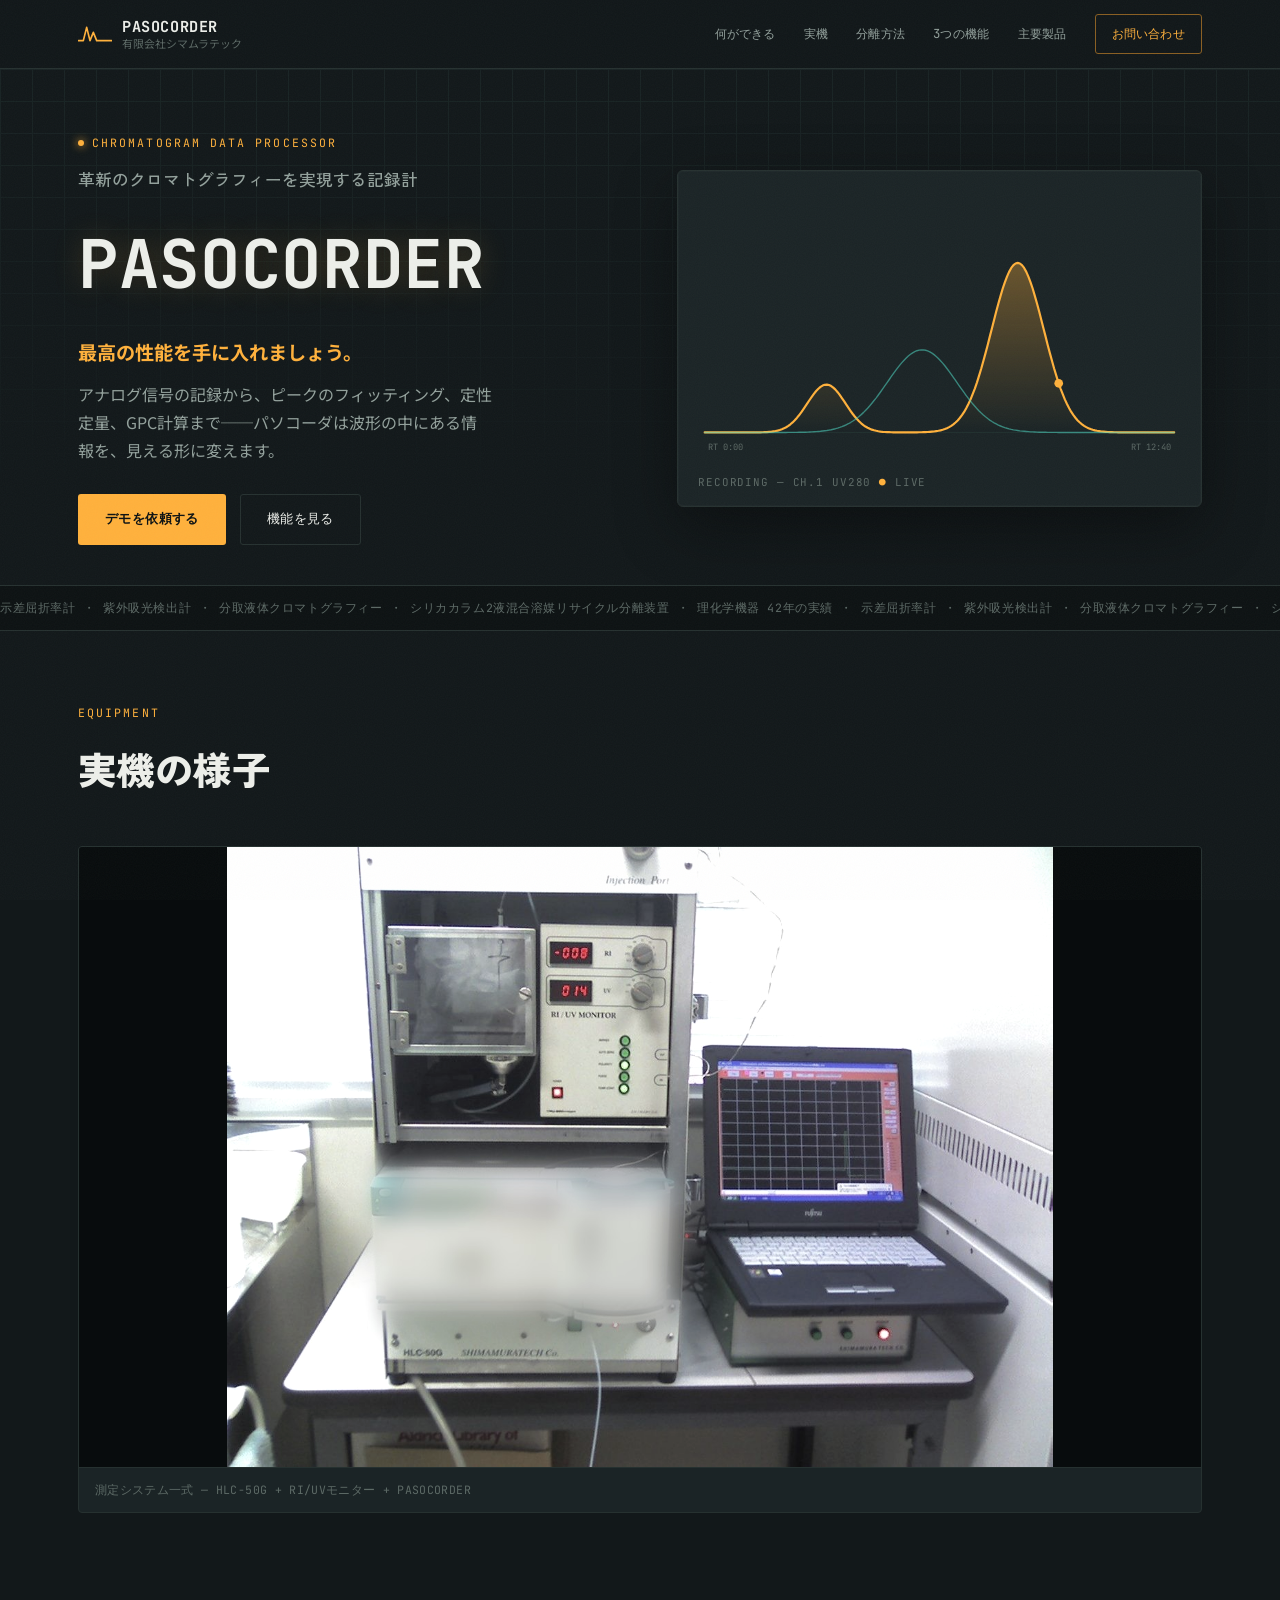
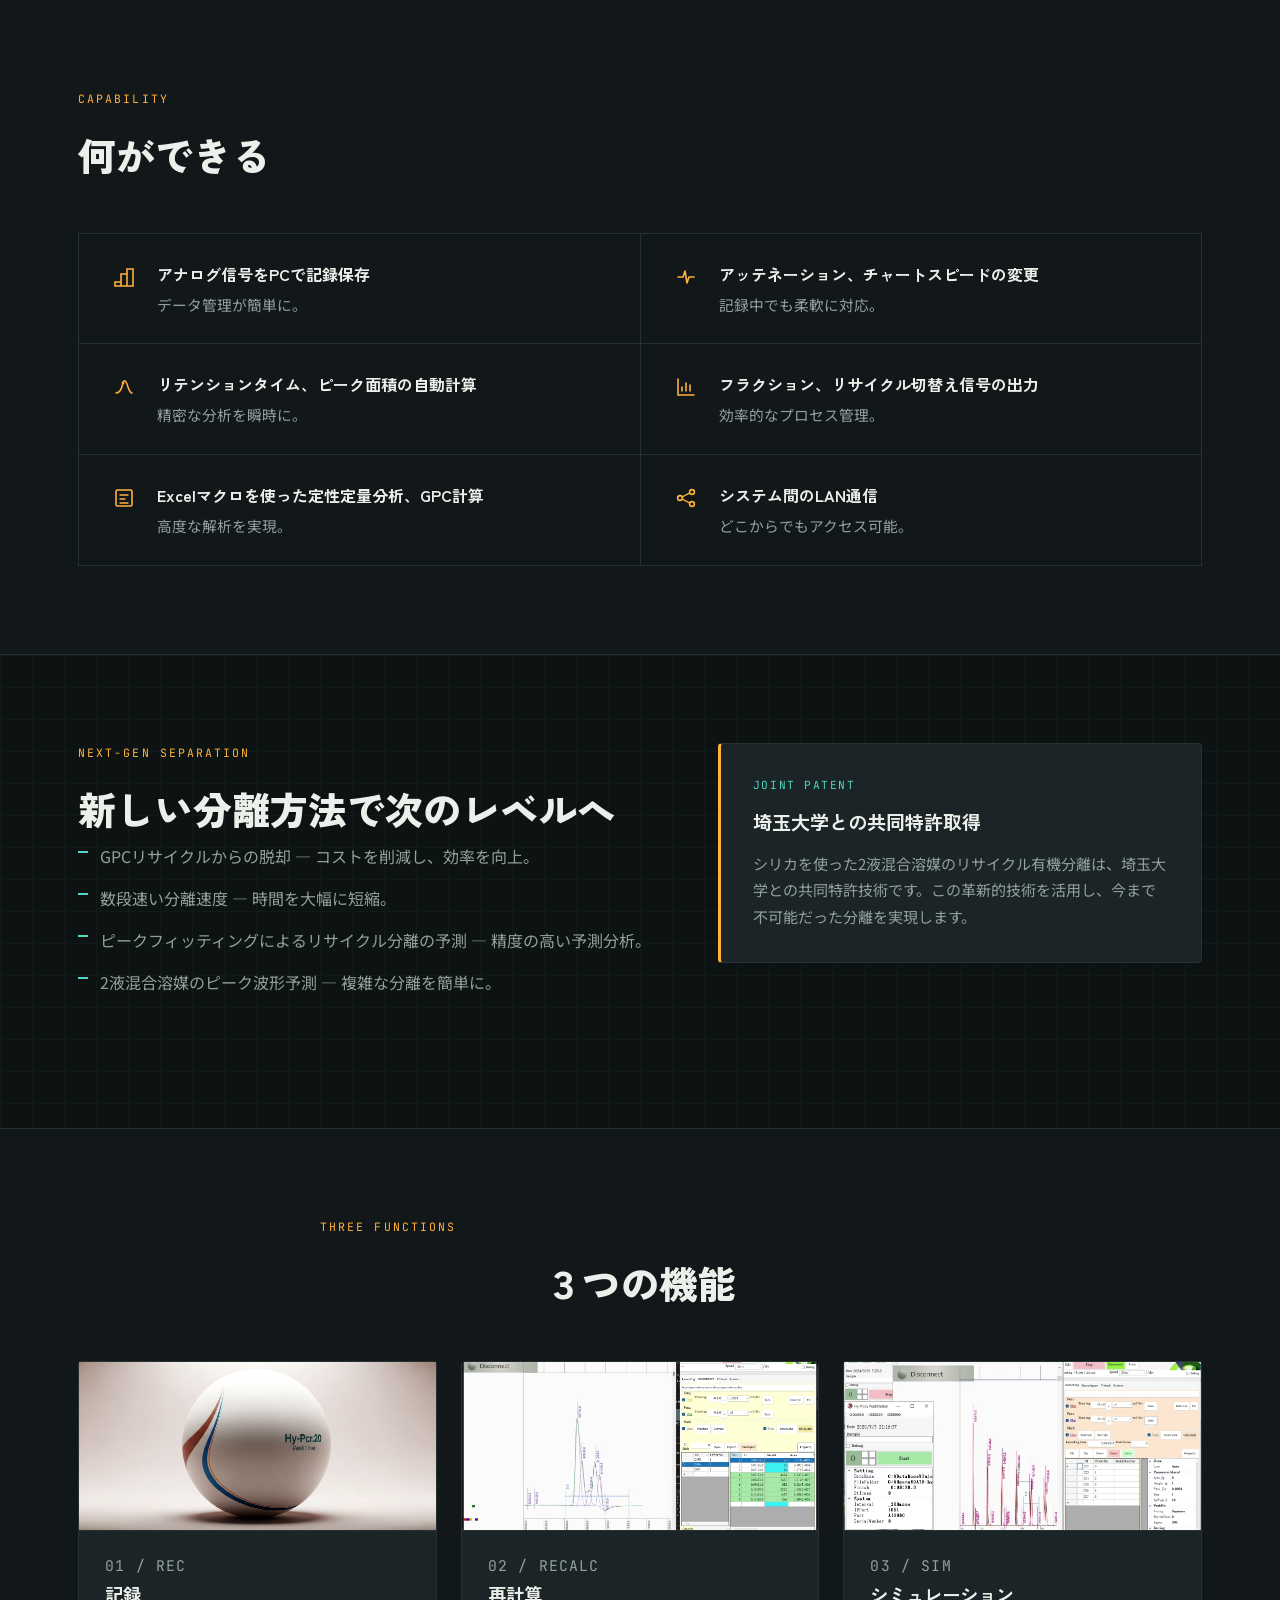
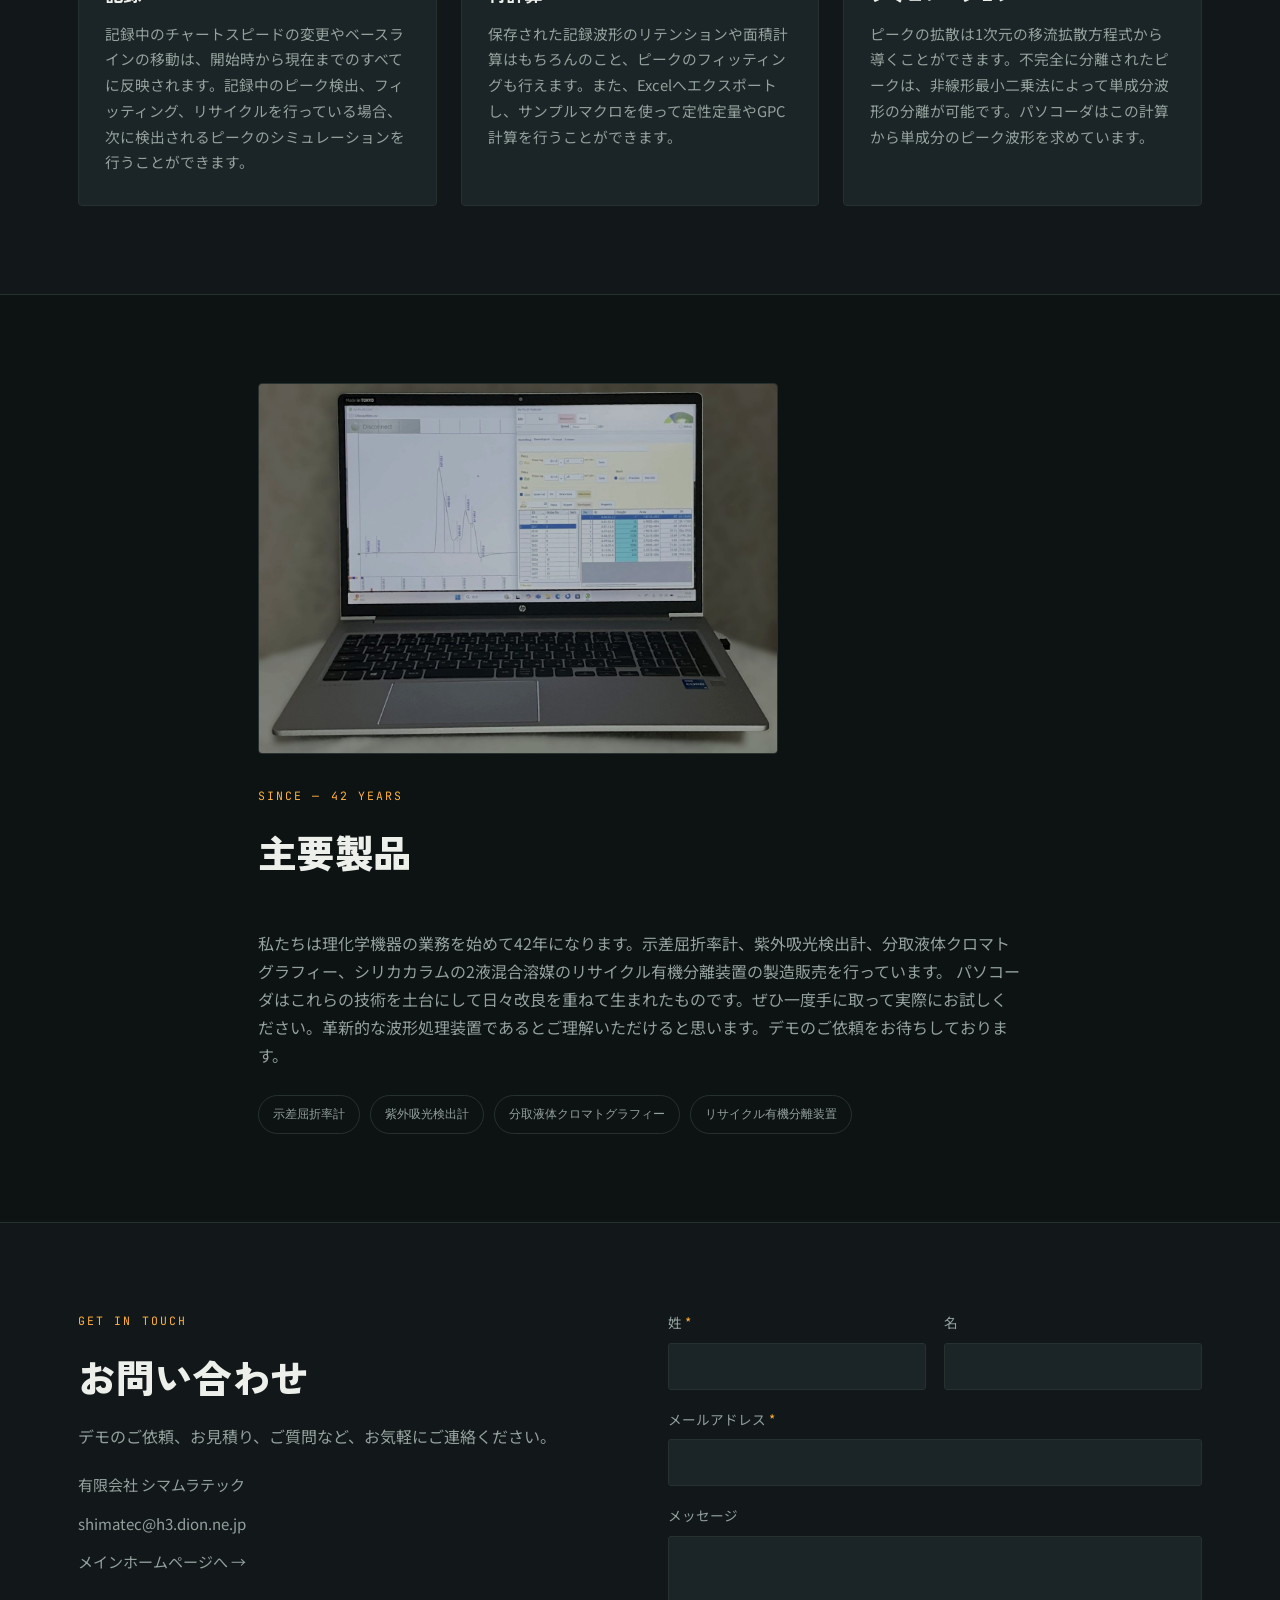
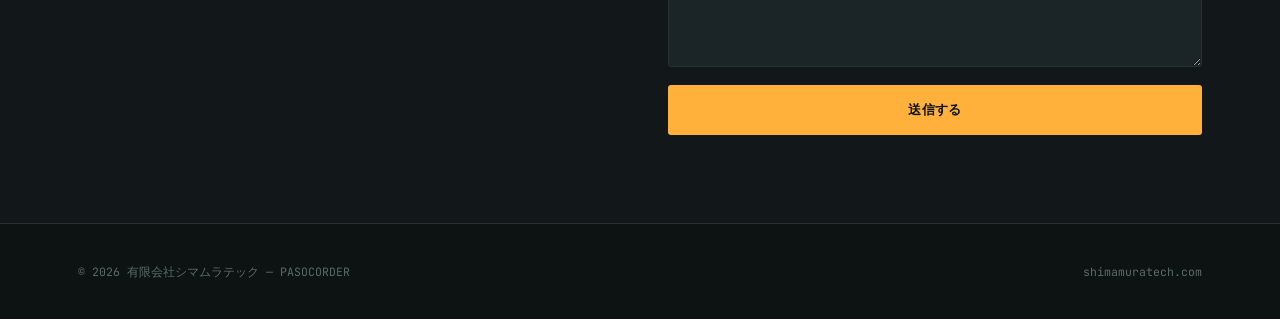
<file: index.html>
<!DOCTYPE html>
<html lang="ja">
<head>
<meta charset="UTF-8">
<meta name="viewport" content="width=device-width, initial-scale=1.0">
<title>PASOCORDER | 液体クロマトグラフィー波形処理装置</title>
<meta name="description" content="液体クロマトグラフィー波形処理装置 PASOCORDER。革新的なデータ解析、ピークのフィッティング、定性定量、GPC・2液混合溶媒のシミュレーション解析。有限会社シマムラテック">
<link rel="preconnect" href="https://fonts.googleapis.com">
<link rel="preconnect" href="https://fonts.gstatic.com" crossorigin>
<link href="https://fonts.googleapis.com/css2?family=JetBrains+Mono:wght@400;500;700&family=Zen+Kaku+Gothic+New:wght@500;700;900&family=Noto+Sans+JP:wght@300;400;500;700&display=swap" rel="stylesheet">
<link rel="stylesheet" href="style.css">
<script type="application/ld+json">
{
  "@context": "https://schema.org",
  "@graph": [
    {
      "@type": "Organization",
      "@id": "https://www.shimamuratech.com/#organization",
      "name": "有限会社シマムラテック",
      "url": "https://www.shimamuratech.com/",
      "email": "shimatec@h3.dion.ne.jp",
      "description": "理化学機器の製造販売を42年手がける企業。示差屈折率計、紫外吸光検出計、分取液体クロマトグラフィー、シリカカラムの2液混合溶媒リサイクル有機分離装置を製造。",
      "sameAs": ["https://hiroshiyama01.github.io/pasocorder-site/"]
    },
    {
      "@type": "Product",
      "@id": "https://hiroshiyama01.github.io/pasocorder-site/#product",
      "name": "PASOCORDER",
      "description": "液体クロマトグラフィー波形処理装置。アナログ信号のPC記録、アッテネーション・チャートスピード変更、リテンションタイム・ピーク面積の自動計算、フラクション/リサイクル切替え信号出力、Excelマクロによる定性定量分析・GPC計算、システム間LAN通信に対応。",
      "image": "https://hiroshiyama01.github.io/pasocorder-site/images/img2693.jpg",
      "url": "https://hiroshiyama01.github.io/pasocorder-site/",
      "category": "液体クロマトグラフィー機器",
      "brand": { "@type": "Brand", "name": "シマムラテック" },
      "manufacturer": { "@id": "https://www.shimamuratech.com/#organization" },
"offers": {
    "@type": "Offer",
    "price": "400000",
    "priceCurrency": "JPY",
    "availability": "https://schema.org/InStock",
    "seller": {
      "@type": "Organization",
      "name": "有限会社シマムラテック",
      "url": "https://www.shimamuratech.com/"
    },
    "deliveryLeadTime": "P3M",
    "url": "https://hiroshiyama01.github.io/pasocorder-site/"
  },
      "additionalProperty": [
        { "@type": "PropertyValue", "name": "共同特許", "value": "埼玉大学とのシリカ2液混合溶媒リサイクル有機分離に関する共同特許技術" },
        { "@type": "PropertyValue", "name": "実績年数", "value": "理化学機器製造販売42年" }
      ]
    }
  ]
}
</script>
</head>
<body>

<div class="grain"></div>

<header class="site-header">
  <div class="wrap header-inner">
    <a href="#top" class="brand">
      <span class="brand-mark" aria-hidden="true">
        <svg viewBox="0 0 40 24" width="34" height="20">
          <polyline points="0,20 6,20 10,4 14,20 18,10 22,20 40,20" fill="none" stroke="currentColor" stroke-width="2" stroke-linecap="round" stroke-linejoin="round"/>
        </svg>
      </span>
      <span class="brand-text">
        <strong>PASOCORDER</strong>
        <em>有限会社シマムラテック</em>
      </span>
    </a>
    <nav class="site-nav">
      <a href="#capability">何ができる</a>
      <a href="#gallery">実機</a>
      <a href="#separation">分離方法</a>
      <a href="#functions">3つの機能</a>
      <a href="#products">主要製品</a>
      <a href="#contact" class="nav-cta">お問い合わせ</a>
    </nav>
  </div>
</header>

<main id="top">

  <!-- HERO -->
  <section class="hero">
    <div class="chart-grid" aria-hidden="true"></div>
    <div class="wrap hero-inner">
      <div class="hero-copy">
        <p class="eyebrow"><span class="dot"></span>CHROMATOGRAM DATA PROCESSOR</p>
        <h3 class="hero-kicker">革新のクロマトグラフィーを実現する記録計</h3>
        <h1 class="hero-title">PASOCORDER</h1>
        <p class="hero-lead">最高の性能を手に入れましょう。</p>
        <p class="hero-sub">アナログ信号の記録から、ピークのフィッティング、定性定量、GPC計算まで──パソコーダは波形の中にある情報を、見える形に変えます。</p>
        <div class="hero-actions">
          <a href="#contact" class="btn btn-primary">デモを依頼する</a>
          <a href="#functions" class="btn btn-ghost">機能を見る</a>
        </div>
      </div>
      <div class="hero-scope" aria-hidden="true">
        <svg id="traceSvg" viewBox="0 0 560 320" class="trace-svg">
          <defs>
            <linearGradient id="fillGrad" x1="0" y1="0" x2="0" y2="1">
              <stop offset="0%" stop-color="var(--amber)" stop-opacity="0.35"/>
              <stop offset="100%" stop-color="var(--amber)" stop-opacity="0"/>
            </linearGradient>
          </defs>
          <!-- baseline -->
          <line x1="10" y1="280" x2="550" y2="280" stroke="var(--grid-line)" stroke-width="1"/>
          <!-- fill under curve -->
          <path class="trace-fill" d="M10.0,280.0 L12.5,280.0 L14.9,280.0 L17.4,280.0 L19.9,280.0 L22.3,280.0 L24.8,280.0 L27.3,280.0 L29.7,280.0 L32.2,280.0 L34.7,280.0 L37.1,280.0 L39.6,280.0 L42.1,280.0 L44.5,280.0 L47.0,280.0 L49.5,280.0 L51.9,280.0 L54.4,280.0 L56.8,280.0 L59.3,280.0 L61.8,280.0 L64.2,280.0 L66.7,280.0 L69.2,279.9 L71.6,279.9 L74.1,279.9 L76.6,279.8 L79.0,279.7 L81.5,279.6 L84.0,279.4 L86.4,279.2 L88.9,278.8 L91.4,278.4 L93.8,277.9 L96.3,277.2 L98.8,276.3 L101.2,275.3 L103.7,274.0 L106.2,272.4 L108.6,270.6 L111.1,268.5 L113.6,266.0 L116.0,263.3 L118.5,260.3 L121.0,257.0 L123.4,253.5 L125.9,249.8 L128.4,246.1 L130.8,242.4 L133.3,238.8 L135.8,235.4 L138.2,232.3 L140.7,229.7 L143.2,227.6 L145.6,226.1 L148.1,225.2 L150.5,225.0 L153.0,225.5 L155.5,226.7 L157.9,228.5 L160.4,230.8 L162.9,233.7 L165.3,236.9 L167.8,240.4 L170.3,244.0 L172.7,247.8 L175.2,251.5 L177.7,255.1 L180.1,258.5 L182.6,261.7 L185.1,264.6 L187.5,267.2 L190.0,269.5 L192.5,271.5 L194.9,273.2 L197.4,274.6 L199.9,275.8 L202.3,276.8 L204.8,277.5 L207.3,278.1 L209.7,278.6 L212.2,279.0 L214.7,279.3 L217.1,279.5 L219.6,279.6 L222.1,279.7 L224.5,279.8 L227.0,279.9 L229.5,279.9 L231.9,279.9 L234.4,280.0 L236.8,280.0 L239.3,280.0 L241.8,280.0 L244.2,280.0 L246.7,280.0 L249.2,279.9 L251.6,279.9 L254.1,279.9 L256.6,279.8 L259.0,279.8 L261.5,279.7 L264.0,279.6 L266.4,279.5 L268.9,279.3 L271.4,279.1 L273.8,278.9 L276.3,278.5 L278.8,278.1 L281.2,277.6 L283.7,276.9 L286.2,276.1 L288.6,275.1 L291.1,273.9 L293.6,272.4 L296.0,270.7 L298.5,268.6 L301.0,266.2 L303.4,263.4 L305.9,260.1 L308.4,256.4 L310.8,252.1 L313.3,247.3 L315.8,242.0 L318.2,236.0 L320.7,229.5 L323.2,222.4 L325.6,214.7 L328.1,206.5 L330.5,197.9 L333.0,188.8 L335.5,179.4 L337.9,169.8 L340.4,160.1 L342.9,150.4 L345.3,140.9 L347.8,131.7 L350.3,122.9 L352.7,114.7 L355.2,107.3 L357.7,100.8 L360.1,95.3 L362.6,90.8 L365.1,87.6 L367.5,85.7 L370.0,85.0 L372.5,85.7 L374.9,87.6 L377.4,90.8 L379.9,95.3 L382.3,100.8 L384.8,107.3 L387.3,114.7 L389.7,122.9 L392.2,131.7 L394.7,140.9 L397.1,150.4 L399.6,160.1 L402.1,169.8 L404.5,179.4 L407.0,188.8 L409.5,197.9 L411.9,206.5 L414.4,214.7 L416.8,222.4 L419.3,229.5 L421.8,236.0 L424.2,242.0 L426.7,247.3 L429.2,252.1 L431.6,256.4 L434.1,260.1 L436.6,263.4 L439.0,266.2 L441.5,268.6 L444.0,270.7 L446.4,272.4 L448.9,273.9 L451.4,275.1 L453.8,276.1 L456.3,276.9 L458.8,277.6 L461.2,278.1 L463.7,278.5 L466.2,278.9 L468.6,279.1 L471.1,279.3 L473.6,279.5 L476.0,279.6 L478.5,279.7 L481.0,279.8 L483.4,279.8 L485.9,279.9 L488.4,279.9 L490.8,279.9 L493.3,280.0 L495.8,280.0 L498.2,280.0 L500.7,280.0 L503.2,280.0 L505.6,280.0 L508.1,280.0 L510.5,280.0 L513.0,280.0 L515.5,280.0 L517.9,280.0 L520.4,280.0 L522.9,280.0 L525.3,280.0 L527.8,280.0 L530.3,280.0 L532.7,280.0 L535.2,280.0 L537.7,280.0 L540.1,280.0 L542.6,280.0 L545.1,280.0 L547.5,280.0 L550.0,280.0 L550,280 L10,280 Z" fill="url(#fillGrad)"/>
          <!-- main trace line -->
          <path id="traceLine" class="trace-line" d="M10.0,280.0 L12.5,280.0 L14.9,280.0 L17.4,280.0 L19.9,280.0 L22.3,280.0 L24.8,280.0 L27.3,280.0 L29.7,280.0 L32.2,280.0 L34.7,280.0 L37.1,280.0 L39.6,280.0 L42.1,280.0 L44.5,280.0 L47.0,280.0 L49.5,280.0 L51.9,280.0 L54.4,280.0 L56.8,280.0 L59.3,280.0 L61.8,280.0 L64.2,280.0 L66.7,280.0 L69.2,279.9 L71.6,279.9 L74.1,279.9 L76.6,279.8 L79.0,279.7 L81.5,279.6 L84.0,279.4 L86.4,279.2 L88.9,278.8 L91.4,278.4 L93.8,277.9 L96.3,277.2 L98.8,276.3 L101.2,275.3 L103.7,274.0 L106.2,272.4 L108.6,270.6 L111.1,268.5 L113.6,266.0 L116.0,263.3 L118.5,260.3 L121.0,257.0 L123.4,253.5 L125.9,249.8 L128.4,246.1 L130.8,242.4 L133.3,238.8 L135.8,235.4 L138.2,232.3 L140.7,229.7 L143.2,227.6 L145.6,226.1 L148.1,225.2 L150.5,225.0 L153.0,225.5 L155.5,226.7 L157.9,228.5 L160.4,230.8 L162.9,233.7 L165.3,236.9 L167.8,240.4 L170.3,244.0 L172.7,247.8 L175.2,251.5 L177.7,255.1 L180.1,258.5 L182.6,261.7 L185.1,264.6 L187.5,267.2 L190.0,269.5 L192.5,271.5 L194.9,273.2 L197.4,274.6 L199.9,275.8 L202.3,276.8 L204.8,277.5 L207.3,278.1 L209.7,278.6 L212.2,279.0 L214.7,279.3 L217.1,279.5 L219.6,279.6 L222.1,279.7 L224.5,279.8 L227.0,279.9 L229.5,279.9 L231.9,279.9 L234.4,280.0 L236.8,280.0 L239.3,280.0 L241.8,280.0 L244.2,280.0 L246.7,280.0 L249.2,279.9 L251.6,279.9 L254.1,279.9 L256.6,279.8 L259.0,279.8 L261.5,279.7 L264.0,279.6 L266.4,279.5 L268.9,279.3 L271.4,279.1 L273.8,278.9 L276.3,278.5 L278.8,278.1 L281.2,277.6 L283.7,276.9 L286.2,276.1 L288.6,275.1 L291.1,273.9 L293.6,272.4 L296.0,270.7 L298.5,268.6 L301.0,266.2 L303.4,263.4 L305.9,260.1 L308.4,256.4 L310.8,252.1 L313.3,247.3 L315.8,242.0 L318.2,236.0 L320.7,229.5 L323.2,222.4 L325.6,214.7 L328.1,206.5 L330.5,197.9 L333.0,188.8 L335.5,179.4 L337.9,169.8 L340.4,160.1 L342.9,150.4 L345.3,140.9 L347.8,131.7 L350.3,122.9 L352.7,114.7 L355.2,107.3 L357.7,100.8 L360.1,95.3 L362.6,90.8 L365.1,87.6 L367.5,85.7 L370.0,85.0 L372.5,85.7 L374.9,87.6 L377.4,90.8 L379.9,95.3 L382.3,100.8 L384.8,107.3 L387.3,114.7 L389.7,122.9 L392.2,131.7 L394.7,140.9 L397.1,150.4 L399.6,160.1 L402.1,169.8 L404.5,179.4 L407.0,188.8 L409.5,197.9 L411.9,206.5 L414.4,214.7 L416.8,222.4 L419.3,229.5 L421.8,236.0 L424.2,242.0 L426.7,247.3 L429.2,252.1 L431.6,256.4 L434.1,260.1 L436.6,263.4 L439.0,266.2 L441.5,268.6 L444.0,270.7 L446.4,272.4 L448.9,273.9 L451.4,275.1 L453.8,276.1 L456.3,276.9 L458.8,277.6 L461.2,278.1 L463.7,278.5 L466.2,278.9 L468.6,279.1 L471.1,279.3 L473.6,279.5 L476.0,279.6 L478.5,279.7 L481.0,279.8 L483.4,279.8 L485.9,279.9 L488.4,279.9 L490.8,279.9 L493.3,280.0 L495.8,280.0 L498.2,280.0 L500.7,280.0 L503.2,280.0 L505.6,280.0 L508.1,280.0 L510.5,280.0 L513.0,280.0 L515.5,280.0 L517.9,280.0 L520.4,280.0 L522.9,280.0 L525.3,280.0 L527.8,280.0 L530.3,280.0 L532.7,280.0 L535.2,280.0 L537.7,280.0 L540.1,280.0 L542.6,280.0 L545.1,280.0 L547.5,280.0 L550.0,280.0"
            fill="none" stroke="var(--amber)" stroke-width="2.5" stroke-linecap="round" stroke-linejoin="round"/>
          <!-- second pen (cyan) subtle secondary peak -->
          <path class="trace-line-2" d="M10.0,280.0 L12.5,280.0 L14.9,280.0 L17.4,280.0 L19.9,280.0 L22.3,280.0 L24.8,280.0 L27.3,280.0 L29.7,280.0 L32.2,280.0 L34.7,280.0 L37.1,280.0 L39.6,280.0 L42.1,280.0 L44.5,280.0 L47.0,280.0 L49.5,280.0 L51.9,280.0 L54.4,280.0 L56.8,280.0 L59.3,280.0 L61.8,280.0 L64.2,280.0 L66.7,280.0 L69.2,280.0 L71.6,280.0 L74.1,280.0 L76.6,280.0 L79.0,280.0 L81.5,280.0 L84.0,280.0 L86.4,280.0 L88.9,280.0 L91.4,280.0 L93.8,280.0 L96.3,280.0 L98.8,280.0 L101.2,280.0 L103.7,280.0 L106.2,279.9 L108.6,279.9 L111.1,279.9 L113.6,279.9 L116.0,279.9 L118.5,279.8 L121.0,279.8 L123.4,279.7 L125.9,279.7 L128.4,279.6 L130.8,279.5 L133.3,279.4 L135.8,279.2 L138.2,279.1 L140.7,278.9 L143.2,278.7 L145.6,278.4 L148.1,278.1 L150.5,277.8 L153.0,277.3 L155.5,276.9 L157.9,276.3 L160.4,275.7 L162.9,275.0 L165.3,274.2 L167.8,273.3 L170.3,272.3 L172.7,271.2 L175.2,270.0 L177.7,268.6 L180.1,267.1 L182.6,265.4 L185.1,263.6 L187.5,261.6 L190.0,259.5 L192.5,257.2 L194.9,254.7 L197.4,252.1 L199.9,249.3 L202.3,246.4 L204.8,243.3 L207.3,240.2 L209.7,236.9 L212.2,233.5 L214.7,230.0 L217.1,226.5 L219.6,223.0 L222.1,219.4 L224.5,215.9 L227.0,212.4 L229.5,209.0 L231.9,205.8 L234.4,202.6 L236.8,199.7 L239.3,196.9 L241.8,194.4 L244.2,192.1 L246.7,190.1 L249.2,188.4 L251.6,187.1 L254.1,186.0 L256.6,185.3 L259.0,185.0 L261.5,185.1 L264.0,185.5 L266.4,186.2 L268.9,187.3 L271.4,188.8 L273.8,190.5 L276.3,192.6 L278.8,194.9 L281.2,197.5 L283.7,200.3 L286.2,203.3 L288.6,206.5 L291.1,209.8 L293.6,213.2 L296.0,216.7 L298.5,220.2 L301.0,223.8 L303.4,227.3 L305.9,230.8 L308.4,234.3 L310.8,237.6 L313.3,240.9 L315.8,244.0 L318.2,247.1 L320.7,249.9 L323.2,252.7 L325.6,255.3 L328.1,257.7 L330.5,259.9 L333.0,262.0 L335.5,264.0 L337.9,265.8 L340.4,267.4 L342.9,268.9 L345.3,270.2 L347.8,271.5 L350.3,272.6 L352.7,273.5 L355.2,274.4 L357.7,275.2 L360.1,275.9 L362.6,276.5 L365.1,277.0 L367.5,277.4 L370.0,277.8 L372.5,278.2 L374.9,278.5 L377.4,278.7 L379.9,278.9 L382.3,279.1 L384.8,279.3 L387.3,279.4 L389.7,279.5 L392.2,279.6 L394.7,279.7 L397.1,279.7 L399.6,279.8 L402.1,279.8 L404.5,279.9 L407.0,279.9 L409.5,279.9 L411.9,279.9 L414.4,279.9 L416.8,280.0 L419.3,280.0 L421.8,280.0 L424.2,280.0 L426.7,280.0 L429.2,280.0 L431.6,280.0 L434.1,280.0 L436.6,280.0 L439.0,280.0 L441.5,280.0 L444.0,280.0 L446.4,280.0 L448.9,280.0 L451.4,280.0 L453.8,280.0 L456.3,280.0 L458.8,280.0 L461.2,280.0 L463.7,280.0 L466.2,280.0 L468.6,280.0 L471.1,280.0 L473.6,280.0 L476.0,280.0 L478.5,280.0 L481.0,280.0 L483.4,280.0 L485.9,280.0 L488.4,280.0 L490.8,280.0 L493.3,280.0 L495.8,280.0 L498.2,280.0 L500.7,280.0 L503.2,280.0 L505.6,280.0 L508.1,280.0 L510.5,280.0 L513.0,280.0 L515.5,280.0 L517.9,280.0 L520.4,280.0 L522.9,280.0 L525.3,280.0 L527.8,280.0 L530.3,280.0 L532.7,280.0 L535.2,280.0 L537.7,280.0 L540.1,280.0 L542.6,280.0 L545.1,280.0 L547.5,280.0 L550.0,280.0"
            fill="none" stroke="var(--cyan)" stroke-width="1.6" stroke-linecap="round" stroke-linejoin="round" opacity="0.55"/>
          <!-- recording pen head -->
          <circle id="penHead" r="5" fill="var(--amber)"/>
          <g class="tick-labels">
            <text x="14" y="300" class="tick">RT 0:00</text>
            <text x="500" y="300" class="tick">RT 12:40</text>
          </g>
        </svg>
        <p class="scope-caption">RECORDING — CH.1 UV280 <span class="blink">●</span> LIVE</p>
      </div>
    </div>
  </section>

  <p class="marquee-strip" aria-hidden="true">
    <span>示差屈折率計 ・ 紫外吸光検出計 ・ 分取液体クロマトグラフィー ・ シリカカラム2液混合溶媒リサイクル分離装置 ・ 理化学機器 42年の実績 ・ </span>
    <span>示差屈折率計 ・ 紫外吸光検出計 ・ 分取液体クロマトグラフィー ・ シリカカラム2液混合溶媒リサイクル分離装置 ・ 理化学機器 42年の実績 ・ </span>
  </p>

  <!-- EQUIPMENT GALLERY -->
  <section id="gallery" class="section gallery-section">
    <div class="wrap">
      <div class="section-head">
        <p class="eyebrow">EQUIPMENT</p>
        <h2>実機の様子</h2>
      </div>
      <div class="gallery-grid gallery-grid--single">
        <figure class="gallery-item gallery-item--wide">
          <img src="images/kc330003.jpg" alt="RI/UV検出計とノートPCを接続したPASOCORDERの測定システム一式" loading="lazy">
          <figcaption>測定システム一式 — HLC-50G + RI/UVモニター + PASOCORDER</figcaption>
        </figure>
      </div>
    </div>
  </section>

  <!-- CAPABILITY -->
  <section id="capability" class="section">
    <div class="wrap">
      <div class="section-head">
        <p class="eyebrow">CAPABILITY</p>
        <h2>何ができる</h2>
      </div>
      <ul class="capability-list">
        <li>
          <span class="cap-icon" aria-hidden="true">
            <svg viewBox="0 0 24 24"><path d="M3 17 L9 17 L9 21 L3 21 Z M9 9 L15 9 L15 21 L9 21 Z M15 4 L21 4 L21 21 L15 21 Z" fill="none" stroke="currentColor" stroke-width="1.6"/></svg>
          </span>
          <div>
            <h3>アナログ信号をPCで記録保存</h3>
            <p>データ管理が簡単に。</p>
          </div>
        </li>
        <li>
          <span class="cap-icon" aria-hidden="true">
            <svg viewBox="0 0 24 24"><path d="M4 12 L9 12 L11 6 L13 18 L15 12 L20 12" fill="none" stroke="currentColor" stroke-width="1.6" stroke-linecap="round" stroke-linejoin="round"/></svg>
          </span>
          <div>
            <h3>アッテネーション、チャートスピードの変更</h3>
            <p>記録中でも柔軟に対応。</p>
          </div>
        </li>
        <li>
          <span class="cap-icon" aria-hidden="true">
            <svg viewBox="0 0 24 24"><path d="M4 18 Q9 18 11 8 Q13 2 16 12 Q18 18 20 18" fill="none" stroke="currentColor" stroke-width="1.6" stroke-linecap="round"/><circle cx="11" cy="8" r="1.4" fill="currentColor"/></svg>
          </span>
          <div>
            <h3>リテンションタイム、ピーク面積の自動計算</h3>
            <p>精密な分析を瞬時に。</p>
          </div>
        </li>
        <li>
          <span class="cap-icon" aria-hidden="true">
            <svg viewBox="0 0 24 24"><path d="M4 4 L4 20 L20 20 M8 16 L8 12 M12 16 L12 8 M16 16 L16 10" fill="none" stroke="currentColor" stroke-width="1.6" stroke-linecap="round"/></svg>
          </span>
          <div>
            <h3>フラクション、リサイクル切替え信号の出力</h3>
            <p>効率的なプロセス管理。</p>
          </div>
        </li>
        <li>
          <span class="cap-icon" aria-hidden="true">
            <svg viewBox="0 0 24 24"><rect x="4" y="4" width="16" height="16" rx="1.5" fill="none" stroke="currentColor" stroke-width="1.6"/><path d="M8 9 h8 M8 13 h5 M8 17 h8" stroke="currentColor" stroke-width="1.4" stroke-linecap="round"/></svg>
          </span>
          <div>
            <h3>Excelマクロを使った定性定量分析、GPC計算</h3>
            <p>高度な解析を実現。</p>
          </div>
        </li>
        <li>
          <span class="cap-icon" aria-hidden="true">
            <svg viewBox="0 0 24 24"><circle cx="6" cy="12" r="2.4" fill="none" stroke="currentColor" stroke-width="1.6"/><circle cx="18" cy="6" r="2.4" fill="none" stroke="currentColor" stroke-width="1.6"/><circle cx="18" cy="18" r="2.4" fill="none" stroke="currentColor" stroke-width="1.6"/><path d="M8.2 11 L15.8 6.9 M8.2 13 L15.8 17.1" stroke="currentColor" stroke-width="1.4"/></svg>
          </span>
          <div>
            <h3>システム間のLAN通信</h3>
            <p>どこからでもアクセス可能。</p>
          </div>
        </li>
      </ul>
    </div>
  </section>

  <!-- SEPARATION / PATENT -->
  <section id="separation" class="section section-dark">
    <div class="chart-grid faint" aria-hidden="true"></div>
    <div class="wrap sep-grid">
      <div class="section-head">
        <p class="eyebrow">NEXT-GEN SEPARATION</p>
        <h2>新しい分離方法で次のレベルへ</h2>
        <ul class="sep-list">
          <li>GPCリサイクルからの脱却 — コストを削減し、効率を向上。</li>
          <li>数段速い分離速度 — 時間を大幅に短縮。</li>
          <li>ピークフィッティングによるリサイクル分離の予測 — 精度の高い予測分析。</li>
          <li>2液混合溶媒のピーク波形予測 — 複雑な分離を簡単に。</li>
        </ul>
      </div>
      <div class="patent-card">
        <p class="patent-eyebrow">JOINT PATENT</p>
        <p class="patent-title">埼玉大学との共同特許取得</p>
        <p class="patent-body">シリカを使った2液混合溶媒のリサイクル有機分離は、埼玉大学との共同特許技術です。この革新的技術を活用し、今まで不可能だった分離を実現します。</p>
      </div>
    </div>
  </section>

  <!-- 3 FUNCTIONS -->
  <section id="functions" class="section">
    <div class="wrap">
      <div class="section-head center">
        <p class="eyebrow">THREE FUNCTIONS</p>
        <h2>３つの機能</h2>
      </div>
      <div class="function-grid">
        <article class="function-card">
          <div class="fn-media">
            <img src="images/wpeak.jpg" alt="ノートPCでリアルタイムに波形を記録している様子" loading="lazy">
          </div>
          <p class="fn-index">01 / REC</p>
          <h3>記録</h3>
          <p>記録中のチャートスピードの変更やベースラインの移動は、開始時から現在までのすべてに反映されます。記録中のピーク検出、フィッティング、リサイクルを行っている場合、次に検出されるピークのシミュレーションを行うことができます。</p>
        </article>
        <article class="function-card">
          <div class="fn-media">
            <img src="images/screenshot-peakliner.jpg" alt="PeakLinerのReconfigure画面。ピーク面積とリテンションタイムの計算結果一覧" loading="lazy">
          </div>
          <p class="fn-index">02 / RECALC</p>
          <h3>再計算</h3>
          <p>保存された記録波形のリテンションや面積計算はもちろんのこと、ピークのフィッティングも行えます。また、Excelへエクスポートし、サンプルマクロを使って定性定量やGPC計算を行うことができます。</p>
        </article>
        <article class="function-card">
          <div class="fn-media">
            <img src="images/chroma1.jpg" alt="複数の重なったピークを単成分波形へフィッティングした解析画面" loading="lazy">
          </div>
          <p class="fn-index">03 / SIM</p>
          <h3>シミュレーション</h3>
          <p>ピークの拡散は1次元の移流拡散方程式から導くことができます。不完全に分離されたピークは、非線形最小二乗法によって単成分波形の分離が可能です。パソコーダはこの計算から単成分のピーク波形を求めています。</p>
        </article>
      </div>
    </div>
  </section>

  <!-- PRODUCTS -->
  <section id="products" class="section section-dark">
    <div class="wrap products-inner">
      <div class="products-media">
        <img src="images/img2693.jpg" alt="PASOCORDER製品写真" loading="lazy">
      </div>
      <div class="section-head">
        <p class="eyebrow">SINCE — 42 YEARS</p>
        <h2>主要製品</h2>
      </div>
      <p class="products-body">
        私たちは理化学機器の業務を始めて42年になります。示差屈折率計、紫外吸光検出計、分取液体クロマトグラフィー、シリカカラムの2液混合溶媒のリサイクル有機分離装置の製造販売を行っています。
        パソコーダはこれらの技術を土台にして日々改良を重ねて生まれたものです。ぜひ一度手に取って実際にお試しください。革新的な波形処理装置であるとご理解いただけると思います。デモのご依頼をお待ちしております。
      </p>
      <div class="product-tags">
        <span>示差屈折率計</span>
        <span>紫外吸光検出計</span>
        <span>分取液体クロマトグラフィー</span>
        <span>リサイクル有機分離装置</span>
      </div>
    </div>
  </section>

  <!-- CONTACT -->
  <section id="contact" class="section contact-section">
    <div class="wrap contact-grid">
      <div class="section-head">
        <p class="eyebrow">GET IN TOUCH</p>
        <h2>お問い合わせ</h2>
        <p class="contact-lead">デモのご依頼、お見積り、ご質問など、お気軽にご連絡ください。</p>
        <div class="contact-detail">
          <p>有限会社 シマムラテック</p>
          <p><a href="mailto:shimatec@h3.dion.ne.jp">shimatec@h3.dion.ne.jp</a></p>
          <p><a href="https://www.shimamuratech.com/" target="_blank" rel="noopener">メインホームページへ →</a></p>
        </div>
      </div>
      <form class="contact-form" action="mailto:shimatec@h3.dion.ne.jp" method="post" enctype="text/plain">
        <div class="form-row">
          <label>
            <span>姓 <em>*</em></span>
            <input type="text" name="lastname" required>
          </label>
          <label>
            <span>名</span>
            <input type="text" name="firstname">
          </label>
        </div>
        <label>
          <span>メールアドレス <em>*</em></span>
          <input type="email" name="email" required>
        </label>
        <label>
          <span>メッセージ</span>
          <textarea name="message" rows="5"></textarea>
        </label>
        <button type="submit" class="btn btn-primary btn-wide">送信する</button>
      </form>
    </div>
  </section>

</main>

<footer class="site-footer">
  <div class="wrap footer-inner">
    <p>© <span id="year"></span> 有限会社シマムラテック — PASOCORDER</p>
    <p><a href="https://www.shimamuratech.com/" target="_blank" rel="noopener">shimamuratech.com</a></p>
  </div>
</footer>

<script src="script.js"></script>
</body>
</html>
</file>
<file: style.css>
/* ===================================================================
   PASOCORDER — design tokens
   Palette: instrument graphite chassis + dual pen-recorder ink colors
   Type: JetBrains Mono (technical/eyebrow/data) + Zen Kaku Gothic New
         (JP display) + Noto Sans JP (body)
=================================================================== */
:root{
  --bg:            #12181a;
  --bg-alt:        #0d1213;
  --panel:         #1b2426;
  --panel-line:    #263130;
  --grid-line:     #223231;
  --amber:         #ffb13c;
  --amber-dim:     #8a5f22;
  --cyan:          #4fd8c4;
  --text:          #edefea;
  --text-muted:    #93a19c;
  --text-faint:    #5d6a66;

  --font-mono: 'JetBrains Mono', ui-monospace, monospace;
  --font-jp-display: 'Zen Kaku Gothic New', 'Noto Sans JP', sans-serif;
  --font-jp-body: 'Noto Sans JP', sans-serif;

  --wrap: 1180px;
}

*{ box-sizing: border-box; }
html{ scroll-behavior: smooth; }

body{
  margin: 0;
  background: var(--bg);
  color: var(--text);
  font-family: var(--font-jp-body);
  font-weight: 400;
  line-height: 1.75;
  -webkit-font-smoothing: antialiased;
}

.wrap{
  max-width: var(--wrap);
  margin: 0 auto;
  padding: 0 28px;
}

a{ color: inherit; text-decoration: none; }

/* subtle grain overlay for instrument-panel texture */
.grain{
  position: fixed; inset: 0; pointer-events: none; z-index: 999;
  opacity: 0.035;
  background-image: url("data:image/svg+xml,%3Csvg xmlns='http://www.w3.org/2000/svg' width='120' height='120'%3E%3Cfilter id='n'%3E%3CfeTurbulence type='fractalNoise' baseFrequency='0.9' numOctaves='2' stitchTiles='stitch'/%3E%3C/filter%3E%3Crect width='100%25' height='100%25' filter='url(%23n)'/%3E%3C/svg%3E");
}

/* ===================== headings & eyebrows ===================== */
h1,h2,h3{ font-family: var(--font-jp-display); font-weight: 900; margin: 0; color: var(--text); }
h2{ font-size: clamp(1.8rem, 3vw, 2.5rem); letter-spacing: 0.01em; }
h3{ font-size: 1.15rem; font-weight: 700; }

.eyebrow{
  font-family: var(--font-mono);
  font-size: 0.72rem;
  letter-spacing: 0.18em;
  text-transform: uppercase;
  color: var(--amber);
  display: flex;
  align-items: center;
  gap: 8px;
  margin: 0 0 12px;
}
.eyebrow .dot{
  width: 6px; height: 6px; border-radius: 50%;
  background: var(--amber);
  box-shadow: 0 0 8px var(--amber);
}

.section-head{ max-width: 640px; margin-bottom: 44px; }
.section-head.center{ margin-left: auto; margin-right: auto; text-align: center; }
.section-head p:not(.eyebrow){ color: var(--text-muted); margin-top: 12px; }

/* ===================== header ===================== */
.site-header{
  position: sticky; top: 0; z-index: 100;
  background: rgba(18,24,26,0.86);
  backdrop-filter: blur(10px);
  border-bottom: 1px solid var(--panel-line);
}
.header-inner{
  display: flex; align-items: center; justify-content: space-between;
  height: 68px;
}
.brand{ display: flex; align-items: center; gap: 10px; }
.brand-mark{ color: var(--amber); display: flex; }
.brand-text{ display: flex; flex-direction: column; line-height: 1.2; }
.brand-text strong{ font-family: var(--font-mono); font-size: 0.95rem; letter-spacing: 0.04em; }
.brand-text em{ font-style: normal; font-size: 0.68rem; color: var(--text-faint); }

.site-nav{ display: flex; align-items: center; gap: 28px; }
.site-nav a{
  font-family: var(--font-mono);
  font-size: 0.78rem;
  color: var(--text-muted);
  letter-spacing: 0.02em;
  transition: color 0.2s ease;
}
.site-nav a:hover{ color: var(--amber); }
.nav-cta{
  border: 1px solid var(--amber-dim);
  padding: 8px 16px;
  border-radius: 3px;
  color: var(--amber) !important;
}
.nav-cta:hover{ background: var(--amber); color: var(--bg) !important; }

/* ===================== buttons ===================== */
.btn{
  display: inline-flex; align-items: center; justify-content: center;
  font-family: var(--font-mono);
  font-size: 0.82rem;
  letter-spacing: 0.03em;
  padding: 13px 26px;
  border-radius: 3px;
  border: 1px solid transparent;
  cursor: pointer;
  transition: transform 0.15s ease, background 0.2s ease, border-color 0.2s ease;
}
.btn:hover{ transform: translateY(-1px); }
.btn-primary{ background: var(--amber); color: var(--bg-alt); font-weight: 700; }
.btn-primary:hover{ background: #ffc563; }
.btn-ghost{ border-color: var(--panel-line); color: var(--text); }
.btn-ghost:hover{ border-color: var(--amber-dim); color: var(--amber); }
.btn-wide{ width: 100%; padding: 15px; }

/* ===================== chart grid background ===================== */
.chart-grid{
  position: absolute; inset: 0;
  background-image:
    linear-gradient(var(--grid-line) 1px, transparent 1px),
    linear-gradient(90deg, var(--grid-line) 1px, transparent 1px);
  background-size: 32px 32px;
  mask-image: linear-gradient(to bottom, rgba(0,0,0,0.9), transparent 85%);
  opacity: 0.5;
}
.chart-grid.faint{ opacity: 0.22; mask-image: none; }

/* ===================== hero ===================== */
.hero{
  position: relative;
  padding: 64px 0 40px;
  overflow: hidden;
  border-bottom: 1px solid var(--panel-line);
}
.hero-inner{
  position: relative; z-index: 2;
  display: grid;
  grid-template-columns: 1.05fr 1fr;
  gap: 48px;
  align-items: center;
}
.hero-kicker{
  font-size: 1.05rem; font-weight: 500;
  color: var(--text-muted);
  margin-bottom: 10px;
}
.hero-title{
  font-family: var(--font-mono);
  font-weight: 700;
  font-size: clamp(2.6rem, 6vw, 4.2rem);
  letter-spacing: 0.01em;
  color: var(--text);
  margin-bottom: 14px;
  text-shadow: 0 0 30px rgba(255,177,60,0.18);
}
.hero-lead{ font-size: 1.2rem; font-weight: 700; margin: 0 0 10px; color: var(--amber); }
.hero-sub{ color: var(--text-muted); max-width: 46ch; margin: 0 0 30px; }
.hero-actions{ display: flex; gap: 14px; flex-wrap: wrap; }

.hero-scope{
  background: var(--panel);
  border: 1px solid var(--panel-line);
  border-radius: 6px;
  padding: 18px 18px 14px;
  box-shadow: inset 0 0 0 1px rgba(255,255,255,0.02), 0 20px 60px rgba(0,0,0,0.4);
}
.trace-svg{ width: 100%; height: auto; display: block; }
.trace-line{
  stroke-dasharray: 870;
  stroke-dashoffset: 870;
  animation: draw 3.2s ease-out forwards;
}
.trace-line-2{
  stroke-dasharray: 640;
  stroke-dashoffset: 640;
  animation: draw 3.6s ease-out 0.3s forwards;
}
.trace-fill{ opacity: 0; animation: fadeIn 1.5s ease 2.6s forwards; }
@keyframes draw{ to{ stroke-dashoffset: 0; } }
@keyframes fadeIn{ to{ opacity: 1; } }
.tick{ font-family: var(--font-mono); font-size: 10px; fill: var(--text-faint); }
.scope-caption{
  font-family: var(--font-mono);
  font-size: 0.68rem;
  color: var(--text-faint);
  letter-spacing: 0.08em;
  margin: 6px 2px 0;
  text-transform: uppercase;
}
.blink{ color: var(--amber); animation: blink 1.4s infinite; }
@keyframes blink{ 50%{ opacity: 0.15; } }

/* marquee strip */
.marquee-strip{
  margin: 0;
  overflow: hidden;
  white-space: nowrap;
  border-bottom: 1px solid var(--panel-line);
  background: var(--bg-alt);
  padding: 12px 0;
  display: flex;
}
.marquee-strip span{
  display: inline-block;
  font-family: var(--font-mono);
  font-size: 0.72rem;
  letter-spacing: 0.05em;
  color: var(--text-faint);
  animation: scroll-left 32s linear infinite;
  padding-right: 8px;
}
@keyframes scroll-left{
  from{ transform: translateX(0); }
  to{ transform: translateX(-100%); }
}

/* ===================== generic sections ===================== */
.section{ position: relative; padding: 88px 0; }
.section-dark{ background: var(--bg-alt); border-top: 1px solid var(--panel-line); border-bottom: 1px solid var(--panel-line); }

/* capability list */
.capability-list{
  list-style: none; margin: 0; padding: 0;
  display: grid; grid-template-columns: repeat(2, 1fr); gap: 1px;
  background: var(--panel-line);
  border: 1px solid var(--panel-line);
}
.capability-list li{
  background: var(--bg);
  padding: 26px 28px;
  display: flex; gap: 16px; align-items: flex-start;
}
.cap-icon{
  flex: none; width: 34px; height: 34px;
  color: var(--amber);
  display: flex; align-items: center; justify-content: center;
}
.cap-icon svg{ width: 24px; height: 24px; }
.capability-list h3{ font-size: 1rem; margin-bottom: 4px; }
.capability-list p{ margin: 0; color: var(--text-muted); font-size: 0.92rem; }

/* separation / patent */
.sep-grid{
  display: grid; grid-template-columns: 1.1fr 0.9fr; gap: 48px; align-items: start;
  position: relative; z-index: 2;
}
.sep-list{ list-style: none; margin: 0; padding: 0; display: flex; flex-direction: column; gap: 14px; }
.sep-list li{
  padding-left: 22px;
  position: relative;
  color: var(--text-muted);
}
.sep-list li::before{
  content: "";
  position: absolute; left: 0; top: 9px;
  width: 10px; height: 1.5px;
  background: var(--cyan);
}
.patent-card{
  background: var(--panel);
  border: 1px solid var(--panel-line);
  border-left: 3px solid var(--amber);
  padding: 32px;
  border-radius: 4px;
}
.patent-eyebrow{ font-family: var(--font-mono); font-size: 0.7rem; letter-spacing: 0.14em; color: var(--cyan); margin: 0 0 10px; }
.patent-title{ font-family: var(--font-jp-display); font-weight: 700; font-size: 1.2rem; margin: 0 0 12px; }
.patent-body{ color: var(--text-muted); margin: 0; font-size: 0.94rem; }

/* three functions */
.function-grid{ display: grid; grid-template-columns: repeat(3, 1fr); gap: 24px; }
.function-card{
  background: var(--panel);
  border: 1px solid var(--panel-line);
  padding: 30px 26px;
  border-radius: 4px;
  transition: border-color 0.2s ease, transform 0.2s ease;
}
.function-card:hover{ border-color: var(--amber-dim); transform: translateY(-3px); }
.fn-index{ font-family: var(--font-mono); font-size: 0.72rem; color: var(--cyan); letter-spacing: 0.08em; margin: 0 0 14px; }
.function-card h3{ margin-bottom: 10px; }
.function-card p{ color: var(--text-muted); font-size: 0.92rem; margin: 0; }

/* products */
.products-inner{ max-width: 820px; }
.products-body{ color: var(--text-muted); margin: 0 0 26px; }
.product-tags{ display: flex; flex-wrap: wrap; gap: 10px; }
.product-tags span{
  font-family: var(--font-mono);
  font-size: 0.75rem;
  border: 1px solid var(--panel-line);
  color: var(--text-muted);
  padding: 8px 14px;
  border-radius: 999px;
}

/* contact */
.contact-grid{ display: grid; grid-template-columns: 1fr 1fr; gap: 56px; align-items: start; }
.contact-lead{ color: var(--text-muted); margin: 0 0 22px; }
.contact-detail p{ margin: 0 0 8px; color: var(--text-muted); font-size: 0.94rem; }
.contact-detail a:hover{ color: var(--amber); }

.contact-form{ display: flex; flex-direction: column; gap: 18px; }
.form-row{ display: grid; grid-template-columns: 1fr 1fr; gap: 18px; }
.contact-form label{ display: flex; flex-direction: column; gap: 8px; font-size: 0.85rem; color: var(--text-muted); }
.contact-form label em{ color: var(--amber); font-style: normal; }
.contact-form input, .contact-form textarea{
  background: var(--panel);
  border: 1px solid var(--panel-line);
  border-radius: 3px;
  color: var(--text);
  padding: 12px 14px;
  font-family: var(--font-jp-body);
  font-size: 0.92rem;
  resize: vertical;
}
.contact-form input:focus, .contact-form textarea:focus{
  outline: none;
  border-color: var(--amber);
}

/* footer */
.site-footer{ border-top: 1px solid var(--panel-line); padding: 26px 0; background: var(--bg-alt); }
.footer-inner{
  display: flex; justify-content: space-between; flex-wrap: wrap; gap: 10px;
  font-family: var(--font-mono); font-size: 0.72rem; color: var(--text-faint);
}
.footer-inner a:hover{ color: var(--amber); }

/* equipment gallery */
.gallery-section{ padding-top: 72px; }
.gallery-grid{
  display: grid;
  grid-template-columns: 1.4fr 1fr;
  gap: 20px;
}
.gallery-grid--single{ grid-template-columns: 1fr; }
.gallery-item{
  margin: 0;
  background: var(--panel);
  border: 1px solid var(--panel-line);
  border-radius: 4px;
  overflow: hidden;
}
.gallery-item img{
  display: block;
  width: 100%;
  height: 360px;
  object-fit: contain;
  background: var(--bg-alt);
  filter: grayscale(0.25) contrast(1.05);
  transition: filter 0.35s ease, transform 0.5s ease;
}
.gallery-grid--single .gallery-item img{ height: auto; max-height: 620px; }
.gallery-item:hover img{ filter: grayscale(0) contrast(1.05); transform: scale(1.02); }
.gallery-item figcaption{
  font-family: var(--font-mono);
  font-size: 0.72rem;
  color: var(--text-faint);
  letter-spacing: 0.03em;
  padding: 12px 16px;
  border-top: 1px solid var(--panel-line);
}

/* function card media */
.fn-media{
  margin: -30px -26px 22px;
  border-bottom: 1px solid var(--panel-line);
  overflow: hidden;
  background: var(--bg-alt);
}
.fn-media img{
  display: block;
  width: 100%;
  height: 168px;
  object-fit: cover;
  filter: grayscale(0.3) contrast(1.05);
  transition: filter 0.3s ease, transform 0.4s ease;
}
.function-card:hover .fn-media img{ filter: grayscale(0); transform: scale(1.03); }

/* products media */
.products-media{
  margin-bottom: 32px;
  border: 1px solid var(--panel-line);
  border-radius: 4px;
  overflow: hidden;
  max-width: 520px;
}
.products-media img{
  display: block;
  width: 100%;
  height: auto;
  filter: grayscale(0.15) contrast(1.05);
}

/* ===================== responsive ===================== */
@media (max-width: 880px){
  .site-nav{ display: none; }
  .hero-inner{ grid-template-columns: 1fr; }
  .capability-list{ grid-template-columns: 1fr; }
  .sep-grid{ grid-template-columns: 1fr; }
  .function-grid{ grid-template-columns: 1fr; }
  .contact-grid{ grid-template-columns: 1fr; }
  .form-row{ grid-template-columns: 1fr; }
  .gallery-grid{ grid-template-columns: 1fr; }
  .gallery-item img{ height: 220px; }
  .gallery-grid--single .gallery-item img{ height: auto; max-height: 360px; }
}

/* reduced motion */
@media (prefers-reduced-motion: reduce){
  .trace-line, .trace-line-2, .trace-fill, .blink, .marquee-strip span{
    animation: none !important;
  }
  .trace-line, .trace-line-2{ stroke-dashoffset: 0; }
  .trace-fill{ opacity: 1; }
}
</file>
